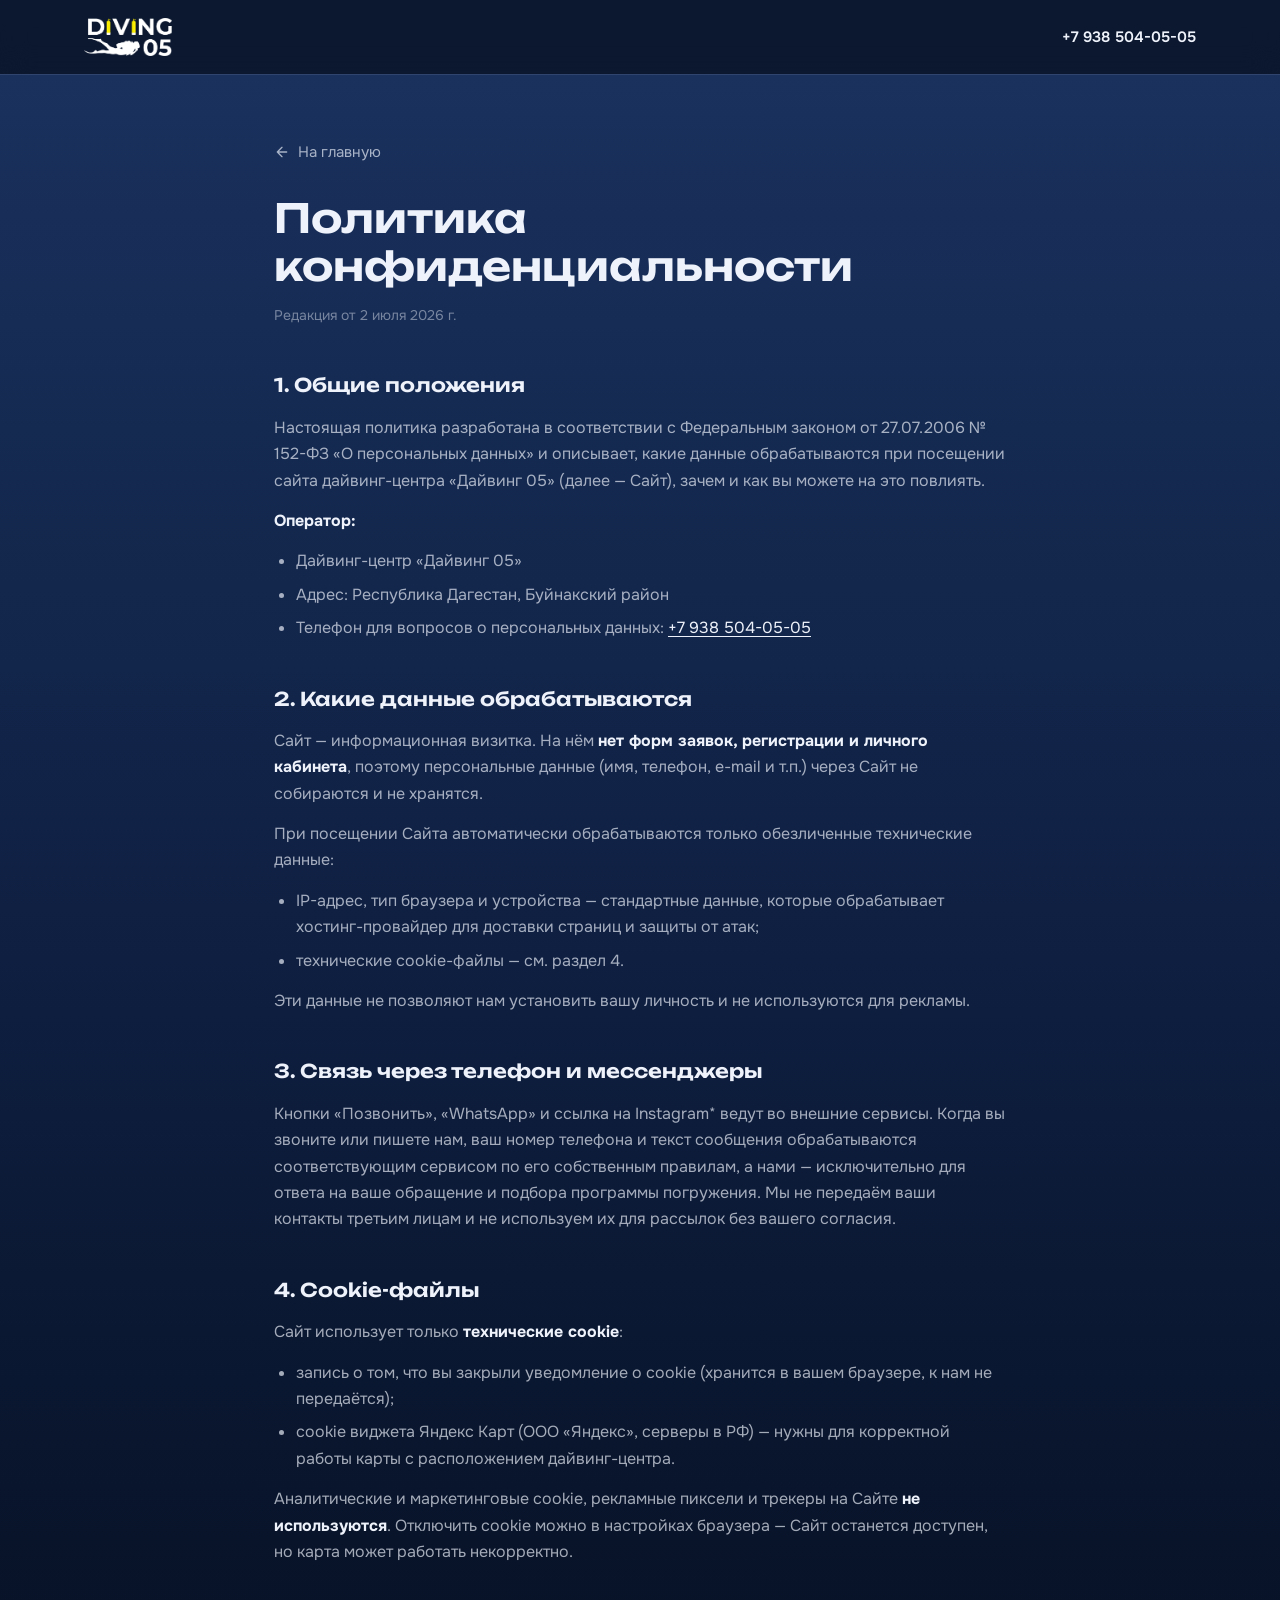
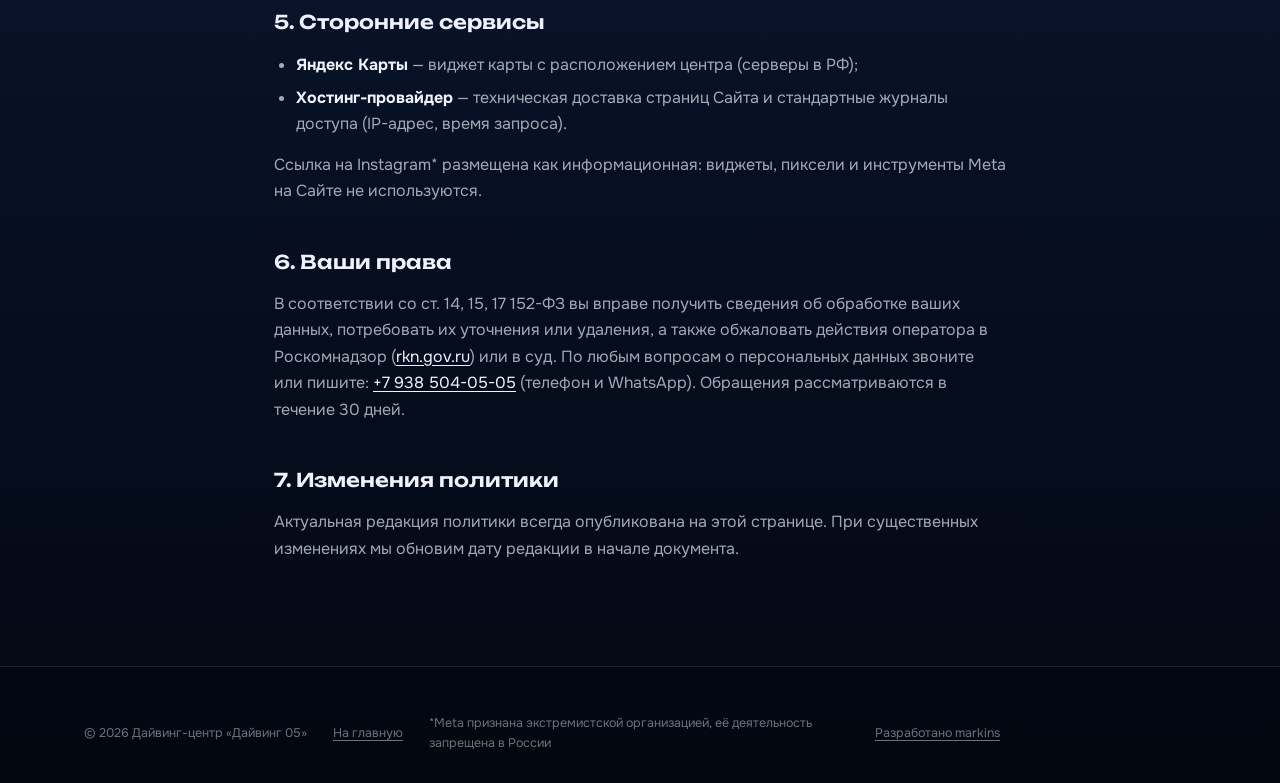
<file: privacy.html>
<!DOCTYPE html>
<html lang="ru">
<head>
  <meta charset="UTF-8">
  <meta name="viewport" content="width=device-width, initial-scale=1.0">
  <title>Политика конфиденциальности — Дайвинг 05</title>
  <meta name="description" content="Политика конфиденциальности сайта дайвинг-центра «Дайвинг 05»: какие данные обрабатываются, зачем и как их удалить.">
  <meta name="robots" content="noindex, follow">
  <link rel="icon" type="image/png" href="assets/favicon.png">
  <link rel="preconnect" href="https://fonts.googleapis.com">
  <link rel="preconnect" href="https://fonts.gstatic.com" crossorigin>
  <link href="https://fonts.googleapis.com/css2?family=Unbounded:wght@400;500;600;700&family=Onest:wght@400;500;600;700&display=swap" rel="stylesheet">
  <link rel="stylesheet" href="styles.css">
  <style>
    .policy { max-width: 780px; margin: 0 auto; padding: 140px 24px 90px; }
    .policy h1 {
      font-family: var(--font-display);
      font-size: clamp(26px, 4vw, 40px);
      font-weight: 600;
      line-height: 1.2;
      margin-bottom: 14px;
    }
    .policy .edition { font-size: 14px; color: var(--faint); margin-bottom: 44px; display: block; }
    .policy h2 {
      font-family: var(--font-display);
      font-size: 19px;
      font-weight: 600;
      margin: 42px 0 14px;
      scroll-margin-top: 100px;
    }
    .policy p, .policy li { font-size: 16px; color: var(--muted); line-height: 1.65; }
    .policy p { margin-bottom: 14px; }
    .policy ul { padding-left: 22px; margin-bottom: 14px; }
    .policy li { margin-bottom: 7px; }
    .policy a { color: var(--ink); text-decoration: underline; text-underline-offset: 3px; }
    .policy a:hover { color: var(--accent); }
    .policy strong { color: var(--ink); }
    .back-link {
      display: inline-flex;
      align-items: center;
      gap: 8px;
      font-size: 15px;
      color: var(--muted) !important;
      text-decoration: none !important;
      margin-bottom: 30px;
    }
    .back-link:hover { color: var(--accent) !important; }
  </style>
</head>
<body>

  <header class="header header--solid">
    <div class="container header-inner">
      <a href="index.html" class="header-logo" aria-label="Дайвинг 05 — на главную">
        <img src="assets/logo-white.png" alt="Дайвинг 05" height="38">
      </a>
      <div class="header-actions" style="margin-left:auto">
        <a href="tel:+79385040505" class="header-phone">+7 938 504-05-05</a>
      </div>
    </div>
  </header>

  <main class="policy">
    <a href="index.html" class="back-link">
      <svg width="16" height="16" viewBox="0 0 24 24" fill="none" stroke="currentColor" stroke-width="2" stroke-linecap="round" stroke-linejoin="round" aria-hidden="true"><path d="M19 12H5M12 19l-7-7 7-7"/></svg>
      На главную
    </a>
    <h1>Политика конфиденциальности</h1>
    <span class="edition">Редакция от 2 июля 2026 г.</span>

    <h2 id="general">1. Общие положения</h2>
    <p>Настоящая политика разработана в соответствии с Федеральным законом от 27.07.2006 № 152-ФЗ «О персональных данных» и описывает, какие данные обрабатываются при посещении сайта дайвинг-центра «Дайвинг 05» (далее — Сайт), зачем и как вы можете на это повлиять.</p>
    <p><strong>Оператор:</strong></p>
    <ul>
      <li>Дайвинг-центр «Дайвинг 05»</li>
      <li>Адрес: Республика Дагестан, Буйнакский район</li>
      <li>Телефон для вопросов о персональных данных: <a href="tel:+79385040505">+7 938 504-05-05</a></li>
    </ul>

    <h2 id="data">2. Какие данные обрабатываются</h2>
    <p>Сайт — информационная визитка. На нём <strong>нет форм заявок, регистрации и личного кабинета</strong>, поэтому персональные данные (имя, телефон, e-mail и т.п.) через Сайт не собираются и не хранятся.</p>
    <p>При посещении Сайта автоматически обрабатываются только обезличенные технические данные:</p>
    <ul>
      <li>IP-адрес, тип браузера и устройства — стандартные данные, которые обрабатывает хостинг-провайдер для доставки страниц и защиты от атак;</li>
      <li>технические cookie-файлы — см. раздел 4.</li>
    </ul>
    <p>Эти данные не позволяют нам установить вашу личность и не используются для рекламы.</p>

    <h2 id="messengers">3. Связь через телефон и мессенджеры</h2>
    <p>Кнопки «Позвонить», «WhatsApp» и ссылка на Instagram* ведут во внешние сервисы. Когда вы звоните или пишете нам, ваш номер телефона и текст сообщения обрабатываются соответствующим сервисом по его собственным правилам, а нами — исключительно для ответа на ваше обращение и подбора программы погружения. Мы не передаём ваши контакты третьим лицам и не используем их для рассылок без вашего согласия.</p>

    <h2 id="cookies">4. Cookie-файлы</h2>
    <p>Сайт использует только <strong>технические cookie</strong>:</p>
    <ul>
      <li>запись о том, что вы закрыли уведомление о cookie (хранится в вашем браузере, к нам не передаётся);</li>
      <li>cookie виджета Яндекс Карт (ООО «Яндекс», серверы в РФ) — нужны для корректной работы карты с расположением дайвинг-центра.</li>
    </ul>
    <p>Аналитические и маркетинговые cookie, рекламные пиксели и трекеры на Сайте <strong>не используются</strong>. Отключить cookie можно в настройках браузера — Сайт останется доступен, но карта может работать некорректно.</p>

    <h2 id="thirdparty">5. Сторонние сервисы</h2>
    <ul>
      <li><strong>Яндекс Карты</strong> — виджет карты с расположением центра (серверы в РФ);</li>
      <li><strong>Хостинг-провайдер</strong> — техническая доставка страниц Сайта и стандартные журналы доступа (IP-адрес, время запроса).</li>
    </ul>
    <p>Ссылка на Instagram* размещена как информационная: виджеты, пиксели и инструменты Meta на Сайте не используются.</p>

    <h2 id="rights">6. Ваши права</h2>
    <p>В соответствии со ст. 14, 15, 17 152-ФЗ вы вправе получить сведения об обработке ваших данных, потребовать их уточнения или удаления, а также обжаловать действия оператора в Роскомнадзор (<a href="https://rkn.gov.ru" target="_blank" rel="noopener">rkn.gov.ru</a>) или в суд. По любым вопросам о персональных данных звоните или пишите: <a href="tel:+79385040505">+7 938 504-05-05</a> (телефон и WhatsApp). Обращения рассматриваются в течение 30 дней.</p>

    <h2 id="changes">7. Изменения политики</h2>
    <p>Актуальная редакция политики всегда опубликована на этой странице. При существенных изменениях мы обновим дату редакции в начале документа.</p>
  </main>

  <footer class="footer">
    <div class="container footer-inner">
      <div class="footer-bottom">
        <span>© 2026 Дайвинг-центр «Дайвинг 05»</span>
        <a href="index.html">На главную</a>
        <span class="footer-meta-note">*Meta признана экстремистской организацией, её деятельность запрещена в России</span>
        <a href="https://markins.ru?utm_source=diving05&utm_medium=footer&utm_campaign=credits" target="_blank" rel="noopener">Разработано markins</a>
      </div>
    </div>
  </footer>

</body>
</html>
</file>
<file: styles.css>
/* ============================================================
   Дайвинг 05 — одностраничный лендинг
   Тема: погружение. Страница темнеет сверху вниз, как уход
   на глубину: от светло-синей «поверхности» к тёмному дну.
   ============================================================ */

:root {
  --navy-950: #050a16;
  --navy-900: #0a1428;
  --navy-800: #101d3a;
  --navy-700: #182d55;
  --navy-600: #234179;
  --ink: #eef2fa;
  --muted: rgba(238, 242, 250, 0.68);
  --faint: rgba(238, 242, 250, 0.45);
  --accent: #fff100;
  --accent-soft: rgba(255, 241, 0, 0.12);
  --line: rgba(238, 242, 250, 0.1);
  --font-display: 'Unbounded', sans-serif;
  --font-body: 'Onest', sans-serif;
}

* { margin: 0; padding: 0; box-sizing: border-box; }

html { scroll-behavior: smooth; }

body {
  font-family: var(--font-body);
  font-size: 17px;
  line-height: 1.6;
  color: var(--ink);
  /* Градиент «на глубину» — один плавный на всю страницу,
     без резких полос между блоками */
  background: linear-gradient(180deg, #1b3260 0%, #152a51 18%, #0f2043 38%, #0a1730 58%, #060e20 78%, #030812 100%);
  overflow-x: hidden;
}

img { max-width: 100%; display: block; }

.container {
  max-width: 1160px;
  margin: 0 auto;
  padding: 0 24px;
}

.accent { color: var(--accent); }

.inline-link {
  color: var(--muted);
  text-decoration: underline;
  text-underline-offset: 3px;
  transition: color 0.2s;
}
.inline-link:hover { color: var(--accent); }

/* ---------- Кнопки ---------- */
.btn {
  display: inline-flex;
  align-items: center;
  gap: 10px;
  font-family: var(--font-body);
  font-weight: 600;
  text-decoration: none;
  border: none;
  border-radius: 12px;
  cursor: pointer;
  transition: transform 0.2s, box-shadow 0.2s, background 0.2s, color 0.2s;
  white-space: nowrap;
}
.btn--sm { font-size: 14px; padding: 9px 16px; }
.btn--lg { font-size: 17px; padding: 15px 28px; }
.btn:not(.btn--sm):not(.btn--lg) { font-size: 16px; padding: 12px 22px; }

.btn--accent {
  background: var(--accent);
  color: var(--navy-800);
  box-shadow: 0 6px 24px rgba(255, 241, 0, 0.18);
}
.btn--accent:hover {
  transform: translateY(-2px);
  box-shadow: 0 10px 32px rgba(255, 241, 0, 0.3);
}

.btn--ghost {
  background: rgba(238, 242, 250, 0.07);
  color: var(--ink);
  border: 1px solid var(--line);
}
.btn--ghost:hover {
  background: rgba(238, 242, 250, 0.13);
  transform: translateY(-2px);
}

/* ---------- Шапка ---------- */
.header {
  position: fixed;
  top: 0; left: 0; right: 0;
  z-index: 50;
  transition: background 0.3s, box-shadow 0.3s;
}
.header--solid {
  background: rgba(10, 20, 40, 0.86);
  backdrop-filter: blur(14px);
  -webkit-backdrop-filter: blur(14px);
  box-shadow: 0 1px 0 var(--line);
}
.header-inner {
  display: flex;
  align-items: center;
  gap: 28px;
  height: 74px;
}
.header-logo img { height: 38px; width: auto; }
.header-nav {
  display: flex;
  gap: 26px;
  margin-left: auto;
}
.header-nav a {
  font-size: 15px;
  font-weight: 500;
  color: var(--muted);
  text-decoration: none;
  transition: color 0.2s;
}
.header-nav a:hover { color: var(--accent); }
.header-actions {
  display: flex;
  align-items: center;
  gap: 18px;
}
.header-phone {
  font-size: 15px;
  font-weight: 600;
  color: var(--ink);
  text-decoration: none;
  transition: color 0.2s;
}
.header-phone:hover { color: var(--accent); }

.burger {
  display: none;
  flex-direction: column;
  justify-content: center;
  gap: 5px;
  width: 42px; height: 42px;
  background: rgba(238, 242, 250, 0.07);
  border: 1px solid var(--line);
  border-radius: 10px;
  cursor: pointer;
  padding: 0 10px;
  margin-left: auto;
}
.burger span {
  display: block;
  height: 2px;
  background: var(--ink);
  border-radius: 2px;
  transition: transform 0.25s, opacity 0.25s;
}
.burger.open span:nth-child(1) { transform: translateY(7px) rotate(45deg); }
.burger.open span:nth-child(2) { opacity: 0; }
.burger.open span:nth-child(3) { transform: translateY(-7px) rotate(-45deg); }

.mobile-nav {
  display: none;
  flex-direction: column;
  gap: 4px;
  padding: 10px 24px 22px;
  background: rgba(10, 20, 40, 0.97);
  border-bottom: 1px solid var(--line);
}
.mobile-nav.open { display: flex; }
.mobile-nav a {
  font-size: 17px;
  font-weight: 500;
  color: var(--ink);
  text-decoration: none;
  padding: 11px 0;
  border-bottom: 1px solid rgba(238, 242, 250, 0.06);
}
.mobile-nav a:last-child { border-bottom: none; }
.mobile-nav-phone { color: var(--accent) !important; font-weight: 700 !important; }

/* ---------- Глубиномер ---------- */
.depth-gauge {
  position: fixed;
  left: 26px;
  top: 50%;
  transform: translateY(-50%);
  z-index: 40;
  display: flex;
  flex-direction: column;
  align-items: center;
  gap: 10px;
  user-select: none;
}
.depth-gauge-label {
  font-family: var(--font-display);
  font-size: 12px;
  font-weight: 600;
  color: var(--accent);
  letter-spacing: 0.06em;
  white-space: nowrap;
}
.depth-gauge-track {
  width: 2px;
  height: 180px;
  background: rgba(238, 242, 250, 0.14);
  border-radius: 2px;
  overflow: hidden;
}
.depth-gauge-fill {
  width: 100%;
  height: 0%;
  background: var(--accent);
  transition: height 0.15s linear;
}
.depth-gauge-bottom {
  font-size: 11px;
  color: var(--faint);
  letter-spacing: 0.06em;
}
@media (max-width: 1240px) { .depth-gauge { display: none; } }

/* ---------- Hero ---------- */
.hero {
  position: relative;
  min-height: 100svh;
  display: flex;
  align-items: center;
  padding: 130px 0 90px;
  overflow: hidden;
}
.hero-bg {
  position: absolute;
  inset: 0;
  pointer-events: none;
}
/* Фоновое видео: вертикальный ролик кропится по центру,
   дайверы в кадре — чуть ниже середины */
.hero-video {
  position: absolute;
  inset: 0;
  width: 100%;
  height: 100%;
  object-fit: cover;
  object-position: 50% 60%;
}
/* Затемнение поверх видео, чтобы текст читался,
   а низ плавно уходил в цвет страницы */
.hero-overlay {
  position: absolute;
  inset: 0;
  background:
    linear-gradient(90deg, rgba(10, 20, 40, 0.72) 0%, rgba(10, 20, 40, 0.45) 55%, rgba(10, 20, 40, 0.25) 100%),
    linear-gradient(180deg, rgba(10, 20, 40, 0.55) 0%, rgba(10, 20, 40, 0.1) 40%, rgba(21, 42, 81, 0.97) 100%);
}
/* Лучи света с поверхности */
.hero-rays {
  position: absolute;
  inset: -20% -10%;
  background:
    linear-gradient(112deg, transparent 22%, rgba(238, 242, 250, 0.05) 30%, transparent 38%),
    linear-gradient(104deg, transparent 48%, rgba(238, 242, 250, 0.04) 56%, transparent 64%),
    linear-gradient(118deg, transparent 68%, rgba(255, 241, 0, 0.03) 76%, transparent 84%);
  animation: rays 14s ease-in-out infinite alternate;
}
@keyframes rays {
  from { transform: translateX(-2.5%); opacity: 0.8; }
  to   { transform: translateX(2.5%); opacity: 1; }
}
/* Пузырьки — фиксированный слой на весь экран, поднимаются
   снизу вверх на любой «глубине» страницы */
.bubbles {
  position: fixed;
  inset: 0;
  z-index: 5;
  pointer-events: none;
  overflow: hidden;
}
.bubbles span {
  position: absolute;
  bottom: -60px;
  border: 1.5px solid rgba(238, 242, 250, 0.16);
  border-radius: 50%;
  animation: bubble linear infinite;
}
.bubbles span:nth-child(1)  { left: 4%;  width: 10px; height: 10px; animation-duration: 11s; }
.bubbles span:nth-child(2)  { left: 13%; width: 18px; height: 18px; animation-duration: 15s; animation-delay: 2s; }
.bubbles span:nth-child(3)  { left: 22%; width: 7px;  height: 7px;  animation-duration: 9s;  animation-delay: 5s; }
.bubbles span:nth-child(4)  { left: 31%; width: 13px; height: 13px; animation-duration: 13s; animation-delay: 1s; }
.bubbles span:nth-child(5)  { left: 40%; width: 9px;  height: 9px;  animation-duration: 10s; animation-delay: 7s; }
.bubbles span:nth-child(6)  { left: 49%; width: 16px; height: 16px; animation-duration: 17s; animation-delay: 3s; }
.bubbles span:nth-child(7)  { left: 58%; width: 11px; height: 11px; animation-duration: 12s; animation-delay: 6s; }
.bubbles span:nth-child(8)  { left: 67%; width: 8px;  height: 8px;  animation-duration: 9.5s; animation-delay: 1.5s; }
.bubbles span:nth-child(9)  { left: 75%; width: 14px; height: 14px; animation-duration: 14s; animation-delay: 4.5s; }
.bubbles span:nth-child(10) { left: 83%; width: 6px;  height: 6px;  animation-duration: 8.5s; animation-delay: 8s; }
.bubbles span:nth-child(11) { left: 90%; width: 19px; height: 19px; animation-duration: 16s; animation-delay: 0.5s; }
.bubbles span:nth-child(12) { left: 96%; width: 9px;  height: 9px;  animation-duration: 10.5s; animation-delay: 5.5s; }
@keyframes bubble {
  0%   { transform: translateY(0) translateX(0); opacity: 0; }
  8%   { opacity: 1; }
  92%  { opacity: 1; }
  100% { transform: translateY(-108vh) translateX(24px); opacity: 0; }
}

.hero-inner { position: relative; }

.hero-badge {
  display: inline-flex;
  align-items: center;
  gap: 9px;
  font-size: 13.5px;
  font-weight: 600;
  letter-spacing: 0.05em;
  text-transform: uppercase;
  color: var(--accent);
  background: var(--accent-soft);
  border: 1px solid rgba(255, 241, 0, 0.22);
  border-radius: 999px;
  padding: 8px 16px;
  margin-bottom: 30px;
}

.hero-title {
  font-family: var(--font-display);
  font-size: clamp(38px, 6.4vw, 76px);
  font-weight: 700;
  line-height: 1.08;
  letter-spacing: -0.01em;
  max-width: 800px;
  margin-bottom: 26px;
}

.hero-sub {
  font-size: clamp(17px, 2vw, 20px);
  color: var(--muted);
  max-width: 620px;
  margin-bottom: 40px;
}

.hero-cta {
  display: flex;
  align-items: center;
  gap: 16px;
  flex-wrap: wrap;
  margin-bottom: 64px;
}

.hero-stats {
  display: grid;
  grid-template-columns: repeat(4, auto);
  gap: 20px 56px;
  justify-content: start;
  border-top: 1px solid var(--line);
  padding-top: 30px;
  max-width: 780px;
}
.hero-stat strong {
  display: block;
  font-family: var(--font-display);
  font-size: 22px;
  font-weight: 600;
  color: var(--accent);
  margin-bottom: 3px;
}
.hero-stat span { font-size: 14px; color: var(--muted); }

.hero-scroll {
  position: absolute;
  bottom: 26px;
  left: 50%;
  transform: translateX(-50%);
  width: 24px; height: 38px;
  border: 1.5px solid rgba(238, 242, 250, 0.3);
  border-radius: 13px;
}
.hero-scroll span {
  position: absolute;
  top: 7px; left: 50%;
  width: 3px; height: 8px;
  margin-left: -1.5px;
  background: var(--accent);
  border-radius: 2px;
  animation: scrollhint 1.8s ease-in-out infinite;
}
@keyframes scrollhint {
  0%, 100% { transform: translateY(0); opacity: 1; }
  60% { transform: translateY(11px); opacity: 0.2; }
}

/* ---------- Секции ---------- */
.section { padding: 110px 0; position: relative; }

.section-label {
  display: inline-block;
  font-size: 13px;
  font-weight: 700;
  letter-spacing: 0.14em;
  text-transform: uppercase;
  color: var(--accent);
  margin-bottom: 16px;
}
.section-title {
  font-family: var(--font-display);
  font-size: clamp(26px, 3.6vw, 42px);
  font-weight: 600;
  line-height: 1.18;
  max-width: 720px;
  margin-bottom: 20px;
}
.section-sub {
  font-size: 18px;
  color: var(--muted);
  max-width: 640px;
  margin-bottom: 54px;
}

/* ---------- Карточки локаций ---------- */
.cards-grid {
  display: grid;
  grid-template-columns: repeat(4, 1fr);
  gap: 20px;
  margin-top: 14px;
}
.card {
  background: rgba(238, 242, 250, 0.045);
  border: 1px solid var(--line);
  border-radius: 18px;
  overflow: hidden;
  transition: transform 0.25s, border-color 0.25s, background 0.25s;
}
.card:hover {
  transform: translateY(-6px);
  border-color: rgba(255, 241, 0, 0.35);
  background: rgba(238, 242, 250, 0.07);
}
.card-img {
  width: 100%;
  aspect-ratio: 16 / 10;
  object-fit: cover;
  display: block;
}
.card h3 {
  font-family: var(--font-display);
  font-size: 16px;
  font-weight: 600;
  padding: 18px 20px;
  margin: 0;
}

/* ---------- Почему мы ---------- */
.why-grid {
  display: grid;
  grid-template-columns: 1fr 1fr;
  gap: 34px 44px;
  margin-top: 46px;
}
.why-item {
  display: flex;
  gap: 20px;
  align-items: flex-start;
}
.why-icon {
  flex-shrink: 0;
  display: flex;
  align-items: center;
  justify-content: center;
  width: 52px; height: 52px;
  border-radius: 14px;
  background: var(--accent-soft);
  color: var(--accent);
}
.why-item h3 {
  font-family: var(--font-display);
  font-size: 17px;
  font-weight: 600;
  margin-bottom: 7px;
}
.why-item p { font-size: 15.5px; color: var(--muted); }

/* ---------- Цена ---------- */
.price-inner { text-align: center; }
.price-big {
  font-family: var(--font-display);
  font-size: clamp(20px, 3vw, 30px);
  color: var(--muted);
  margin: 10px 0 22px;
}
.price-big strong {
  display: block;
  font-size: clamp(56px, 9vw, 104px);
  font-weight: 700;
  color: var(--ink);
  line-height: 1.05;
  margin-top: 6px;
}
.price-note {
  font-size: 17px;
  color: var(--muted);
  max-width: 560px;
  margin: 0 auto 40px;
}

/* ---------- Контакты ---------- */
.contacts-layout {
  display: grid;
  grid-template-columns: 420px 1fr;
  gap: 26px;
  margin-top: 20px;
}
.contacts-card {
  background: rgba(238, 242, 250, 0.045);
  border: 1px solid var(--line);
  border-radius: 20px;
  padding: 18px 22px;
  display: flex;
  flex-direction: column;
}
.contact-row {
  display: flex;
  align-items: center;
  gap: 16px;
  padding: 16px 8px;
  text-decoration: none;
  color: var(--ink);
  border-bottom: 1px solid rgba(238, 242, 250, 0.07);
  border-radius: 10px;
  transition: background 0.2s;
}
a.contact-row:hover { background: rgba(238, 242, 250, 0.05); }
.contact-row:last-of-type { border-bottom: none; }
.contact-icon {
  flex-shrink: 0;
  display: flex;
  align-items: center;
  justify-content: center;
  width: 46px; height: 46px;
  border-radius: 13px;
  background: var(--accent-soft);
  color: var(--accent);
}
.contact-row strong { display: block; font-size: 16.5px; font-weight: 600; }
.contact-row small { display: block; font-size: 13.5px; color: var(--muted); margin-top: 2px; }

.meta-note {
  font-size: 12px;
  color: var(--faint);
  padding: 14px 8px 6px;
  line-height: 1.5;
}

.map-frame {
  border-radius: 20px;
  overflow: hidden;
  border: 1px solid var(--line);
  min-height: 420px;
  background: var(--navy-800);
}
.map-frame iframe {
  width: 100%;
  height: 100%;
  min-height: 420px;
  border: none;
  display: block;
  filter: saturate(0.85);
}

/* ---------- Футер ---------- */
.footer {
  border-top: 1px solid var(--line);
  padding: 46px 0 30px;
  background: rgba(3, 6, 14, 0.5);
}
.footer-top {
  display: flex;
  align-items: center;
  justify-content: space-between;
  gap: 24px;
  flex-wrap: wrap;
  padding-bottom: 26px;
  border-bottom: 1px solid rgba(238, 242, 250, 0.07);
  margin-bottom: 22px;
}
.footer-logo { height: 34px; width: auto; }
.footer-links { display: flex; gap: 24px; flex-wrap: wrap; }
.footer-links a {
  font-size: 15px;
  color: var(--muted);
  text-decoration: none;
  transition: color 0.2s;
}
.footer-links a:hover { color: var(--accent); }
.footer-bottom {
  display: flex;
  align-items: center;
  gap: 12px 26px;
  flex-wrap: wrap;
  font-size: 12.5px;
  color: var(--faint);
}
.footer-bottom a {
  color: var(--faint);
  text-decoration: underline;
  text-underline-offset: 3px;
  transition: color 0.2s;
}
.footer-bottom a:hover { color: var(--ink); }
.footer-meta-note { max-width: 420px; }

/* ---------- Куки-баннер ---------- */
.cookie-banner {
  position: fixed;
  bottom: 0; left: 0; right: 0;
  z-index: 90;
  padding: 16px;
  pointer-events: none;
}
.cookie-banner[hidden] { display: none; }
.cookie-inner {
  max-width: 720px;
  margin: 0 auto;
  display: flex;
  align-items: center;
  gap: 20px;
  background: var(--navy-800);
  border: 1px solid rgba(238, 242, 250, 0.14);
  border-radius: 16px;
  padding: 16px 22px;
  box-shadow: 0 14px 44px rgba(0, 0, 0, 0.5);
  pointer-events: auto;
  animation: cookiein 0.45s cubic-bezier(0.16, 1, 0.3, 1);
}
@keyframes cookiein {
  from { opacity: 0; transform: translateY(24px); }
  to   { opacity: 1; transform: translateY(0); }
}
.cookie-title {
  display: flex;
  align-items: center;
  gap: 8px;
  font-family: var(--font-body);
  font-size: 15.5px;
  font-weight: 600;
  margin-bottom: 5px;
}
.cookie-title svg { color: var(--accent); flex-shrink: 0; }
.cookie-text { font-size: 13.5px; color: var(--muted); line-height: 1.5; }
.cookie-link {
  color: var(--ink);
  text-decoration: underline;
  text-underline-offset: 2px;
}
.cookie-link:hover { color: var(--accent); }
.cookie-actions { flex-shrink: 0; }

/* ---------- Появление при скролле ---------- */
.reveal {
  opacity: 0;
  transform: translateY(26px);
  transition: opacity 0.7s ease, transform 0.7s cubic-bezier(0.16, 1, 0.3, 1);
}
.reveal.in { opacity: 1; transform: translateY(0); }
.cards-grid .reveal:nth-child(2), .why-grid .reveal:nth-child(2) { transition-delay: 0.1s; }
.cards-grid .reveal:nth-child(3), .why-grid .reveal:nth-child(3) { transition-delay: 0.2s; }
.cards-grid .reveal:nth-child(4), .why-grid .reveal:nth-child(4) { transition-delay: 0.3s; }

@media (prefers-reduced-motion: reduce) {
  .reveal { opacity: 1; transform: none; transition: none; }
  .bubbles span, .hero-rays, .hero-scroll span { animation: none; }
  html { scroll-behavior: auto; }
}

/* ---------- Адаптив ---------- */
@media (max-width: 1000px) {
  .cards-grid { grid-template-columns: repeat(2, 1fr); }
  .contacts-layout { grid-template-columns: 1fr; }
  .header-nav { display: none; }
}

@media (max-width: 760px) {
  .section { padding: 76px 0; }
  .header-actions { display: none; }
  .burger { display: flex; }
  .hero { padding: 110px 0 70px; }
  .hero-stats { grid-template-columns: repeat(2, 1fr); gap: 22px 20px; }
  .hero-cta { gap: 12px; }
  .btn--lg { font-size: 16px; padding: 14px 22px; }
  .why-grid { grid-template-columns: 1fr; gap: 26px; }
  .cookie-inner { flex-direction: column; align-items: stretch; gap: 12px; }
  .cookie-actions { display: flex; justify-content: flex-end; }
  .footer-bottom { flex-direction: column; align-items: flex-start; gap: 8px; }
}

@media (max-width: 520px) {
  .cards-grid { grid-template-columns: 1fr; }
  .hero-title { font-size: 34px; }
}
</file>
